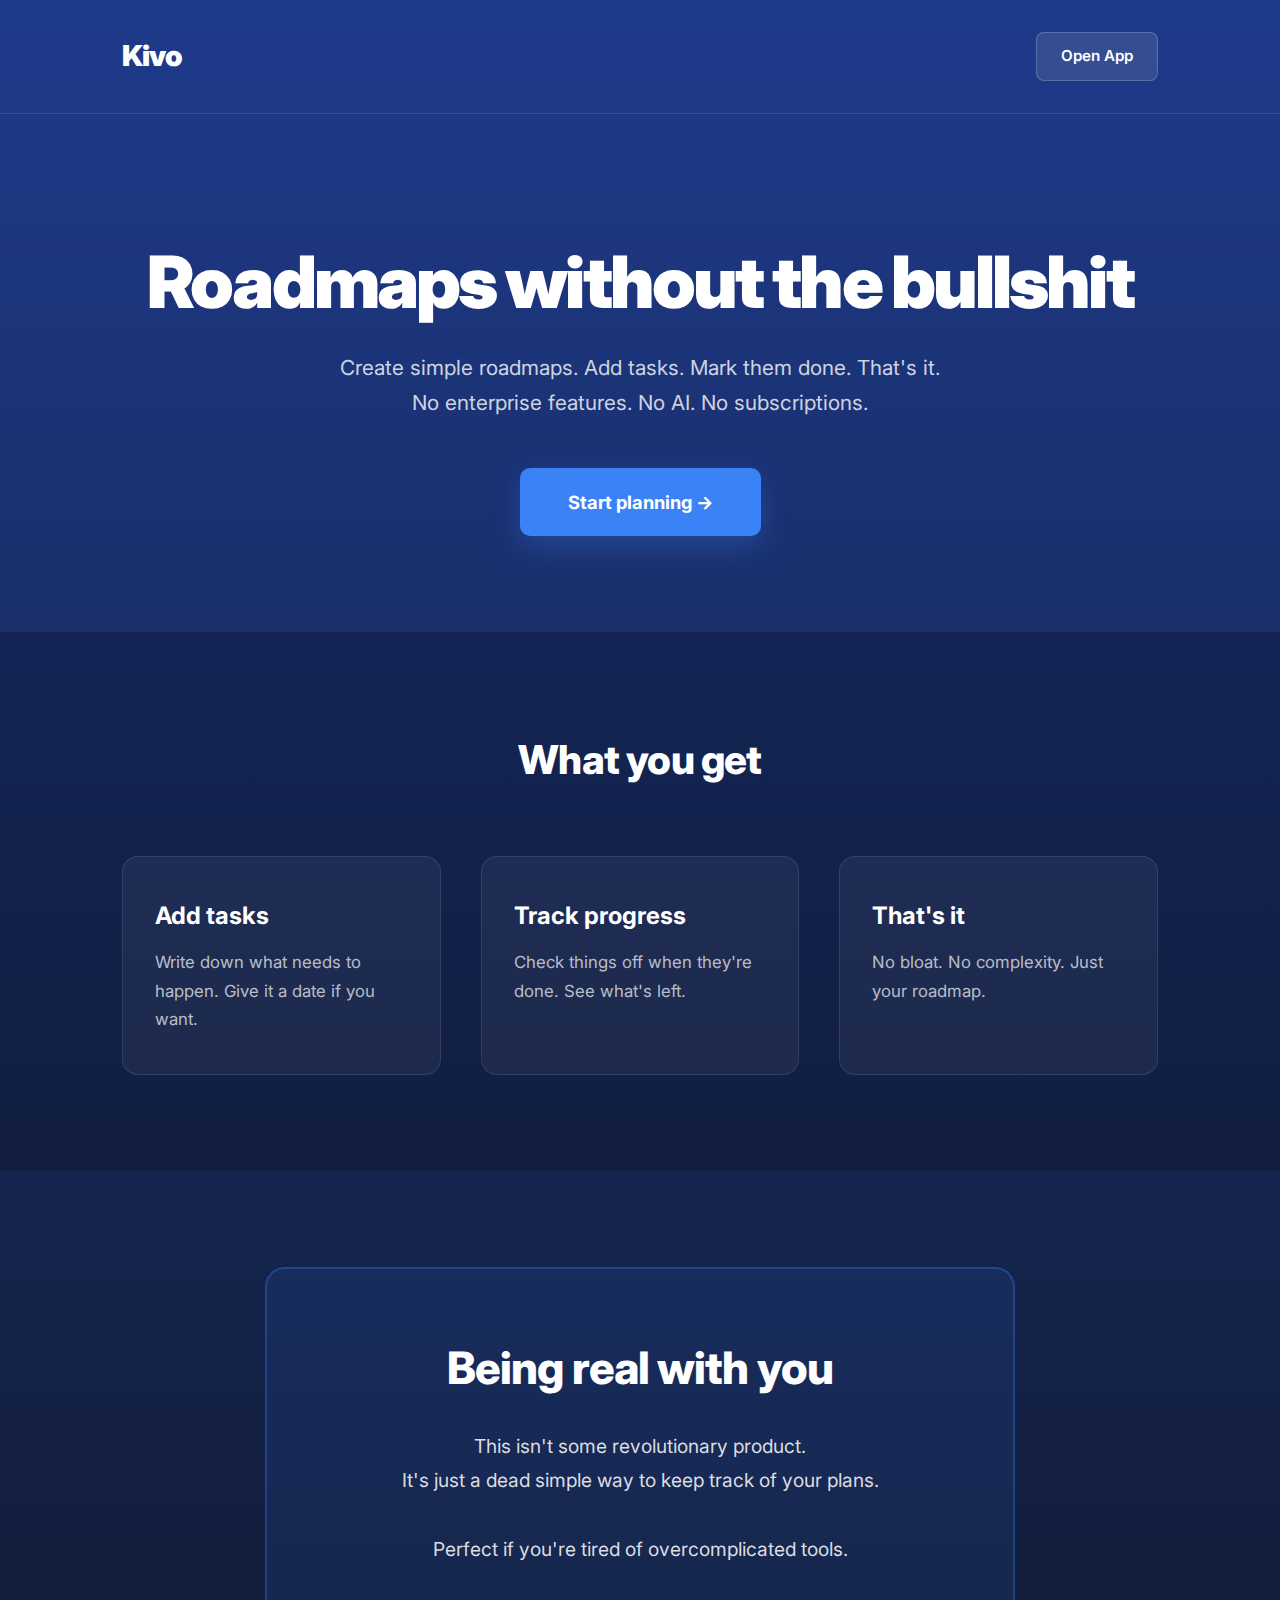
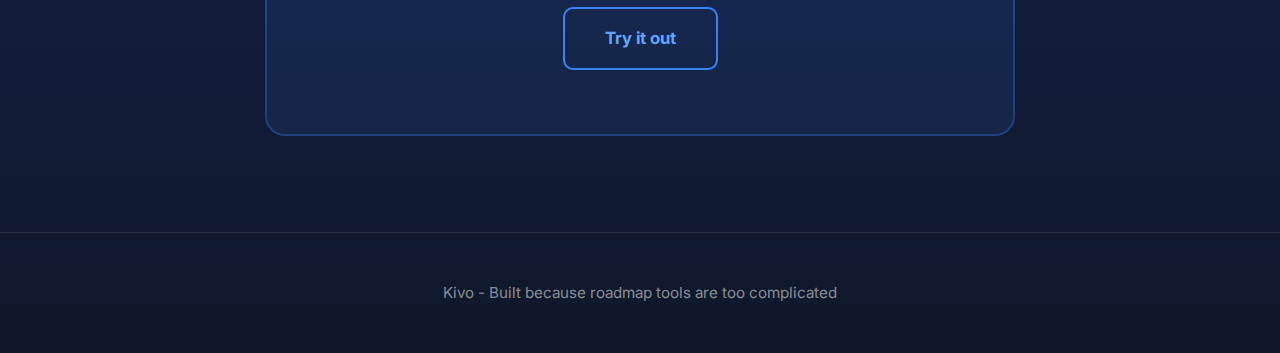
<file: index.html>
<!DOCTYPE html>
<html lang="en">

<head>
    <meta charset="UTF-8" />
    <meta name="viewport" content="width=device-width, initial-scale=1.0" />
    <title>Kivo - Simple Roadmaps</title>
    <link rel="stylesheet" href="styles/main.css">
    <link rel="preconnect" href="https://fonts.googleapis.com">
    <link rel="preconnect" href="https://fonts.gstatic.com" crossorigin>
    <link href="https://fonts.googleapis.com/css2?family=Inter:wght@400;500;600;700;800;900&display=swap"
        rel="stylesheet">
    <link rel="icon" type="image/png" sizes="32x32" href="/kivo-roadmap/favicon-lion-32.png">
</head>

<body>

    <header class="header">
        <div class="container">
            <div class="header-content">
                <div class="logo">Kivo</div>
                <a href="dashboard.html" class="btn-header">Open App</a>
            </div>
        </div>
    </header>

    <main>
        <section class="hero">
            <div class="container">
                <h1>Roadmaps without the bullshit</h1>
                <p>
                    Create simple roadmaps. Add tasks. Mark them done. That's it.<br>
                    No enterprise features. No AI. No subscriptions.
                </p>
                <a href="dashboard.html" class="btn-primary">Start planning →</a>
            </div>
        </section>

        <section class="what">
            <div class="container">
                <h2>What you get</h2>
                <div class="cards">
                    <div class="card">
                        <h3>Add tasks</h3>
                        <p>Write down what needs to happen. Give it a date if you want.</p>
                    </div>

                    <div class="card">
                        <h3>Track progress</h3>
                        <p>Check things off when they're done. See what's left.</p>
                    </div>

                    <div class="card">
                        <h3>That's it</h3>
                        <p>No bloat. No complexity. Just your roadmap.</p>
                    </div>
                </div>
            </div>
        </section>

        <section class="honest">
            <div class="container">
                <div class="honest-box">
                    <h2>Being real with you</h2>
                    <p>
                        This isn't some revolutionary product.<br>
                        It's just a dead simple way to keep track of your plans.<br><br>
                        Perfect if you're tired of overcomplicated tools.
                    </p>
                    <a href="dashboard.html" class="btn-secondary">Try it out</a>
                </div>
            </div>
        </section>

    </main>

    <footer class="footer">
        <div class="container">
            <p>Kivo - Built because roadmap tools are too complicated</p>
        </div>
    </footer>

</body>


</html>
</file>
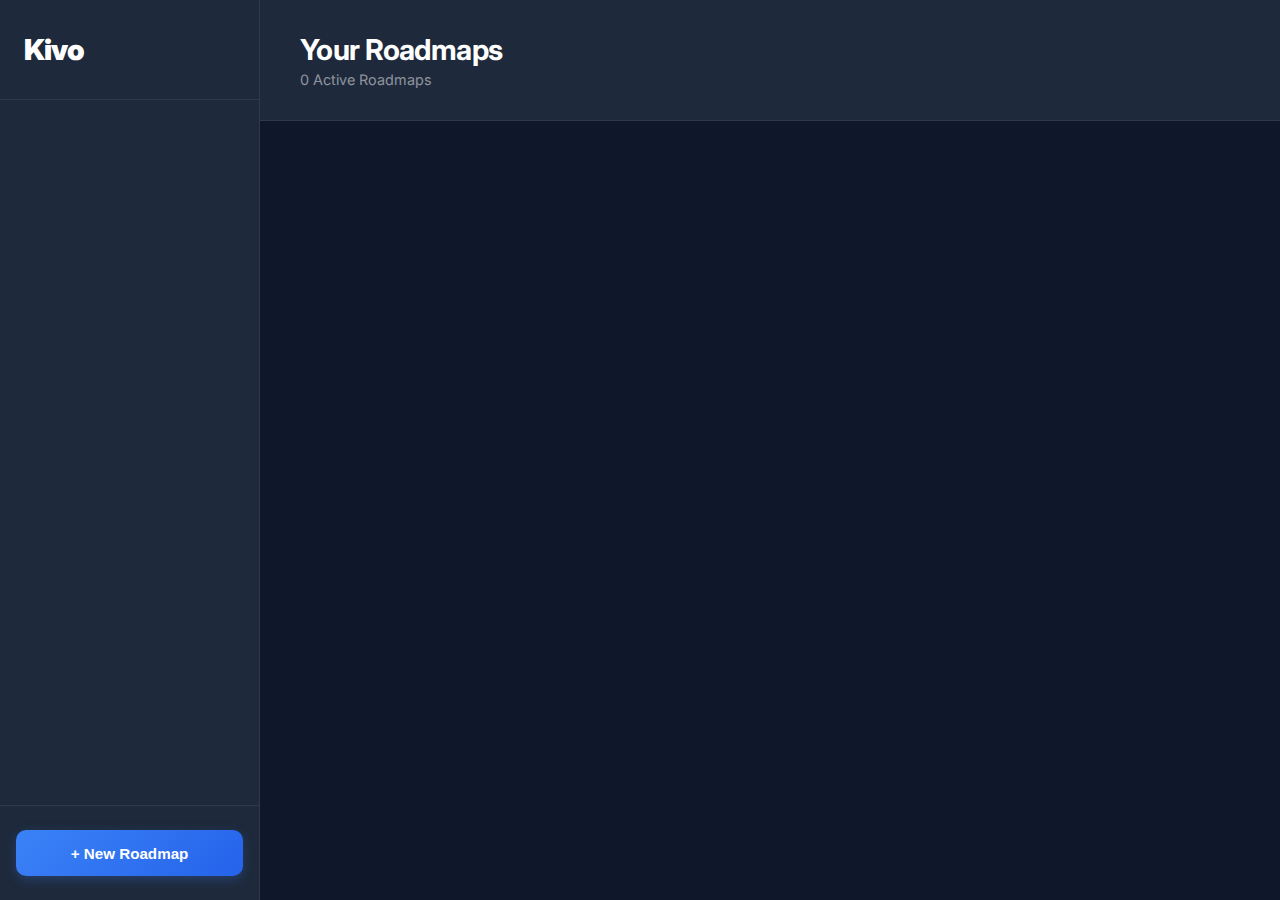
<file: dashboard.html>
<!DOCTYPE html>
<html lang="en">

<head>
    <meta charset="UTF-8" />
    <meta name="viewport" content="width=device-width, initial-scale=1.0" />
    <title>Dashboard - Kivo</title>
    <link rel="stylesheet" href="styles/dashboard.css">
    <link rel="preconnect" href="https://fonts.googleapis.com">
    <link rel="preconnect" href="https://fonts.gstatic.com" crossorigin>
    <link href="https://fonts.googleapis.com/css2?family=Inter:wght@400;500;600;700;800&display=swap" rel="stylesheet">
    <link rel="icon" type="image/png" sizes="32x32" href="favicon-lion-32.png">
</head>

<body>

    <div class="dashboard-wrapper">

        <!-- Sidebar -->
        <aside class="sidebar">
            <div class="sidebar-header">
                <h1 class="sidebar-logo">Kivo</h1>
            </div>

            <nav class="sidebar-nav">
            </nav>

            <div class="sidebar-footer">
                <button class="btn-new-roadmap">+ New Roadmap</button>
            </div>
        </aside>

        <!-- Main Content -->
        <div class="main-content">

            <!-- Header -->
            <header class="header">
                <div class="header-left">
                    <h2 class="page-title">Your Roadmaps</h2>
                    <p id="page-subtitle"></p>
                </div>
            </header>

            <!-- Dashboard Content -->
            <div class="dashboard-content">

                <!-- Roadmaps Grid -->
                <div class="roadmaps-grid">
                    <!-- Empty - populated by JavaScript -->
                </div>

            </div>

        </div>

        <!-- Create Roadmap Modal -->
        <div id="create-modal" class="modal">
            <div class="modal-content">
                <div class="modal-header">
                    <h3>Create New Roadmap</h3>
                    <button id="close-modal" class="btn-close">×</button>
                </div>
                <div class="modal-body">
                    <div class="form-group">
                        <label for="roadmap-name">Name</label>
                        <input type="text" id="roadmap-name" placeholder="e.g., Website Redesign" />
                    </div>
                    <div class="form-group">
                        <label for="roadmap-description">Description</label>
                        <textarea id="roadmap-description" rows="4" placeholder="What's this roadmap about?"></textarea>
                    </div>
                </div>
                <div class="modal-footer">
                    <button id="cancel-btn" class="btn-cancel">Cancel</button>
                    <button id="create-btn" class="btn-create">Create Roadmap</button>
                </div>
            </div>
        </div>

        <!-- Delete Confirmation Modal -->
        <div id="delete-modal" class="modal">
            <div class="modal-content modal-small">
                <div class="modal-header">
                    <h3>Delete Roadmap?</h3>
                    <button id="close-delete-modal" class="btn-close">×</button>
                </div>
                <div class="modal-body">
                    <p class="delete-warning">Are you sure you want to delete this roadmap? This action cannot be
                        undone.</p>
                </div>
                <div class="modal-footer">
                    <button id="cancel-delete-btn" class="btn-cancel">Cancel</button>
                    <button id="confirm-delete-btn" class="btn-delete">Delete</button>
                </div>
            </div>
        </div>

        <!-- Rename Modal-->
        <div id="rename-modal" class="modal">
            <div class="modal-content">
                <div class="modal-header">
                    <h3>Rename modal</h3>
                    <button id="close-rename-modal" class="btn-close">×</button>
                </div>
                <div class="modal-body">
                    <div class="form-group">
                        <label for="rename-roadmap-name">Name</label>
                        <input type="text" id="rename-roadmap-name" placeholder="e.g., Website Redesign" />
                    </div>
                    <div class="form-group">
                        <label for="rename-roadmap-description">Description</label>
                        <textarea id="rename-roadmap-description" rows="4"
                            placeholder="What's this roadmap about?"></textarea>
                    </div>
                </div>
                <div class="modal-footer">
                    <button id="cancel-rename-btn" class="btn-cancel">Cancel</button>
                    <button id="rename-btn" class="btn-create">Save edits</button>
                </div>
            </div>
        </div>

        <script type="module" src="scripts/app.js"></script>
</body>


</html>
</file>
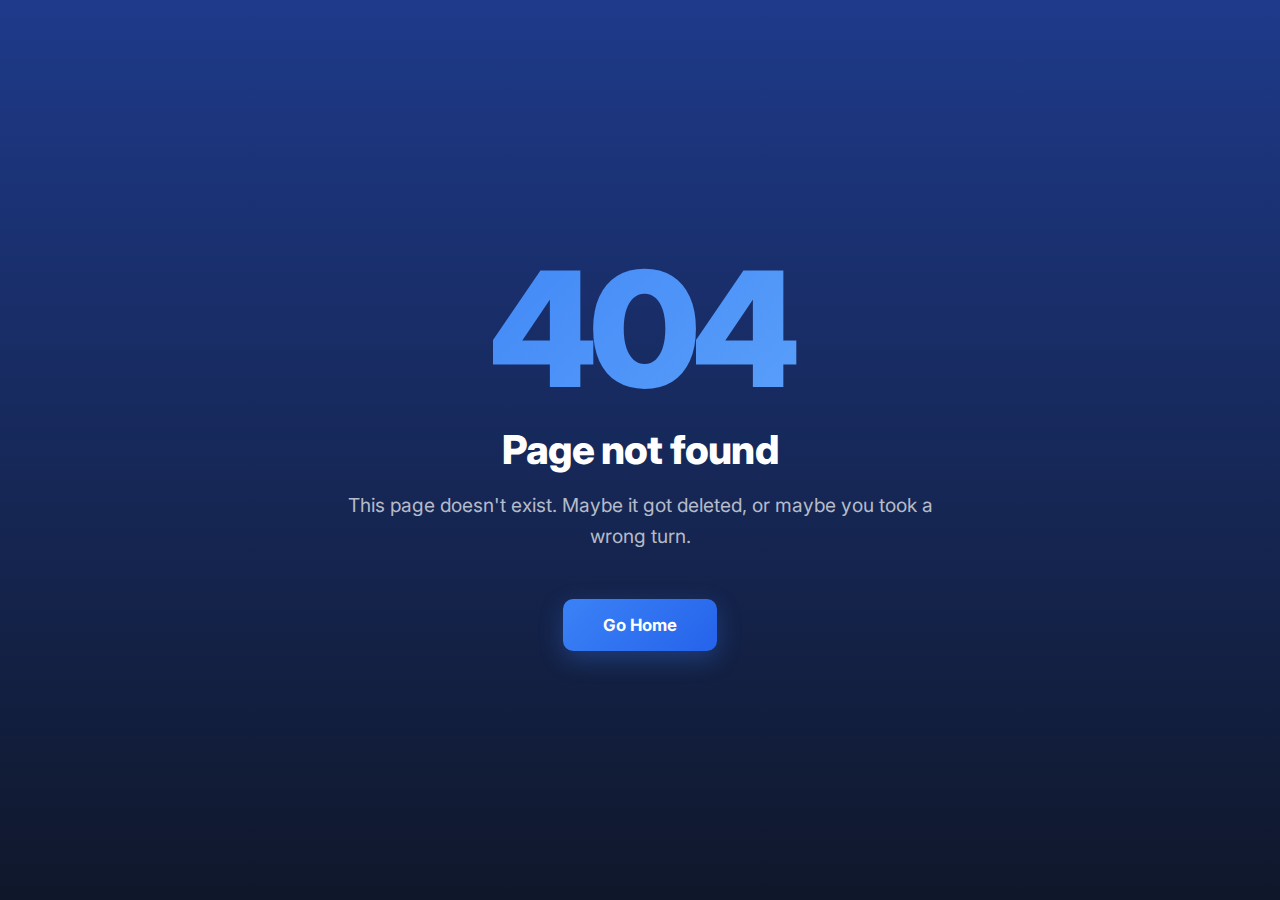
<file: roadmap.html>
<!DOCTYPE html>
<html lang="en">

<head>
    <meta charset="UTF-8" />
    <meta name="viewport" content="width=device-width, initial-scale=1.0" />
    <title>Edit Roadmap - Kivo</title>
    <link rel="stylesheet" href="styles/roadmap.css">
    <link rel="preconnect" href="https://fonts.googleapis.com">
    <link rel="preconnect" href="https://fonts.gstatic.com" crossorigin>
    <link href="https://fonts.googleapis.com/css2?family=Inter:wght@400;500;600;700;800&display=swap" rel="stylesheet">
</head>

<body>

    <div class="roadmap-wrapper">

        <!-- Sidebar -->
        <aside class="sidebar">
            <div class="sidebar-header">
                <h1 class="sidebar-logo">Kivo</h1>
            </div>

            <nav class="sidebar-nav">
                <a href="dashboard.html" class="nav-item">
                    <span class="nav-icon">←</span>
                    <span class="nav-text">Back to Dashboard</span>
                </a>
            </nav>
        </aside>

        <!-- Main Content -->
        <div class="main-content">

            <!-- Header -->
            <header class="header">
                <div class="header-left">
                    <h2 id="roadmap-title"></h2>
                    <p class="roadmap-meta"></p>
                </div>
                <div class="header-right">
                </div>
            </header>

            <div class="board-container">

                <!-- To Do Column -->
                <div class="board-column" data-column="todo">
                    <div class="column-header">
                        <h3 class="column-title">To Do</h3>
                        <span class="column-count">0</span>
                    </div>
                    <button class="btn-add-task" data-column="todo">+ Add Task</button>
                    <div class="tasks-list" id="tasks-todo">
                        <!-- Task cards komen hier -->
                    </div>
                </div>

                <!-- Doing Column -->
                <div class="board-column" data-column="doing">
                    <div class="column-header">
                        <h3 class="column-title">Doing</h3>
                        <span class="column-count">0</span>
                    </div>
                    <button class="btn-add-task" data-column="doing">+ Add Task</button>
                    <div class="tasks-list" id="tasks-doing">
                        <!-- Task cards komen hier -->
                    </div>
                </div>

                <!-- Done Column -->
                <div class="board-column" data-column="done">
                    <div class="column-header">
                        <h3 class="column-title">Done</h3>
                        <span class="column-count">0</span>
                    </div>
                    <button class="btn-add-task" data-column="done">+ Add Task</button>
                    <div class="tasks-list" id="tasks-done">
                        <!-- Task cards komen hier -->
                    </div>
                </div>

            </div>

        </div>

    </div>

    <!-- Create Task Modal -->
    <div id="create-task-modal" class="modal">
        <div class="modal-content">
            <div class="modal-header">
                <h3>Create New Task</h3>
                <button id="close-task-modal" class="btn-close">×</button>
            </div>
            <div class="modal-body">
                <div class="form-group">
                    <label for="task-name">Task Name</label>
                    <input type="text" id="task-name" placeholder="e.g., Design Landing Page" />
                </div>
                <!-- New: Task Description -->
                <div class="form-group">
                    <label for="task-desc">Description</label>
                    <textarea id="task-desc" rows="3" placeholder="Describe this task..."></textarea>
                </div>
                <div class="form-group">
                    <label for="task-column">Column</label>
                    <div class="custom-select" id="task-column">
                        <div class="selected">To Do</div>
                        <ul class="options">
                            <li data-value="todo">To Do</li>
                            <li data-value="doing">Doing</li>
                            <li data-value="done">Done</li>
                        </ul>
                    </div>
                </div>

            </div>
            <div class="modal-footer">
                <button id="cancel-task-btn" class="btn-cancel">Cancel</button>
                <button id="create-task-btn" class="btn-create">Create Task</button>
            </div>
        </div>
    </div>
    <!-- Delete Task Confirmation Modal -->
    <div id="delete-task-modal" class="modal">
        <div class="modal-content modal-small">
            <div class="modal-header">
                <h3>Delete Task?</h3>
                <button id="close-delete-task-modal" class="btn-close">×</button>
            </div>
            <div class="modal-body">
                <p class="delete-warning">Are you sure you want to delete this task? This action cannot be undone.</p>
            </div>
            <div class="modal-footer">
                <button id="cancel-delete-task-btn" class="btn-cancel">Cancel</button>
                <button id="confirm-delete-task-btn" class="btn-delete">Delete</button>
            </div>
        </div>
    </div>
    <!-- Rename Modal-->
    <div id="rename-modal" class="modal">
        <div class="modal-content">
            <div class="modal-header">
                <h3>Rename modal</h3>
                <button id="close-rename-modal" class="btn-close">×</button>
            </div>
            <div class="modal-body">
                <div class="form-group">
                    <label for="rename-roadmap-name">Name</label>
                    <input type="text" id="rename-roadmap-name" placeholder="e.g., Website Redesign" />
                </div>
                <div class="form-group">
                    <label for="rename-roadmap-description">Description</label>
                    <textarea id="rename-roadmap-description" rows="4"
                        placeholder="What's this roadmap about?"></textarea>
                </div>
            </div>
            <div class="modal-footer">
                <button id="cancel-rename-btn" class="btn-cancel">Cancel</button>
                <button id="rename-btn" class="btn-create">Save edits</button>
            </div>
        </div>
    </div>

    <script type="module" src="scripts/app.js"></script>
    <script type="module" src="scripts/roadmaps.js"></script>
</body>

</html>
</file>
<file: styles/main.css>
* {
    box-sizing: border-box;
    margin: 0;
    padding: 0;
}

body {
    font-family: 'Inter', -apple-system, BlinkMacSystemFont, sans-serif;
    color: #f8fafc;
    margin: 0;
    overflow-x: hidden;
    background: linear-gradient(180deg, #1e3a8a 0%, #0f172a 100%);
    line-height: 1.6;
}

.container {
    max-width: 1100px;
    margin: 0 auto;
    padding: 0 2rem;
}

/* Header */
.header {
    padding: 2rem 0;
    border-bottom: 1px solid rgba(255, 255, 255, 0.1);
}

.header-content {
    display: flex;
    justify-content: space-between;
    align-items: center;
}

.logo {
    font-size: 1.8rem;
    font-weight: 900;
    color: #ffffff;
    letter-spacing: -0.03em;
}

.btn-header {
    background: rgba(255, 255, 255, 0.1);
    border: 1px solid rgba(255, 255, 255, 0.2);
    color: white;
    padding: 0.7rem 1.5rem;
    border-radius: 8px;
    text-decoration: none;
    font-weight: 600;
    font-size: 0.95rem;
    transition: all 0.2s;
}

.btn-header:hover {
    background: rgba(255, 255, 255, 0.15);
}

/* Hero */
.hero {
    padding: 8rem 0 6rem;
    text-align: center;
}

.hero h1 {
    font-size: 4.5rem;
    font-weight: 900;
    line-height: 1.1;
    letter-spacing: -0.04em;
    color: #ffffff;
    margin-bottom: 1.8rem;
}

.hero p {
    font-size: 1.3rem;
    color: rgba(255, 255, 255, 0.8);
    max-width: 700px;
    margin: 0 auto 3rem;
    line-height: 1.7;
}

.btn-primary {
    display: inline-block;
    background: #3b82f6;
    color: white;
    padding: 1.2rem 3rem;
    border-radius: 10px;
    font-weight: 700;
    font-size: 1.15rem;
    text-decoration: none;
    transition: all 0.2s;
    box-shadow: 0 10px 30px rgba(59, 130, 246, 0.3);
}

.btn-primary:hover {
    background: #2563eb;
    transform: translateY(-3px);
    box-shadow: 0 15px 40px rgba(59, 130, 246, 0.4);
}

/* What Section */
.what {
    padding: 6rem 0;
    background: rgba(0, 0, 0, 0.2);
}

.what h2 {
    font-size: 2.5rem;
    font-weight: 800;
    text-align: center;
    margin-bottom: 4rem;
    color: #ffffff;
    letter-spacing: -0.02em;
}

.cards {
    display: grid;
    grid-template-columns: repeat(3, 1fr);
    gap: 2.5rem;
}

.card {
    background: rgba(255, 255, 255, 0.05);
    border: 1px solid rgba(255, 255, 255, 0.1);
    border-radius: 16px;
    padding: 2.5rem 2rem;
    transition: all 0.3s;
}

.card:hover {
    background: rgba(255, 255, 255, 0.08);
    border-color: rgba(59, 130, 246, 0.3);
    transform: translateY(-5px);
}

.card h3 {
    font-size: 1.5rem;
    font-weight: 700;
    margin-bottom: 0.8rem;
    color: #ffffff;
}

.card p {
    font-size: 1.05rem;
    color: rgba(255, 255, 255, 0.7);
    line-height: 1.7;
}

/* Honest Section */
.honest {
    padding: 6rem 0;
}

.honest-box {
    max-width: 750px;
    margin: 0 auto;
    text-align: center;
    background: rgba(59, 130, 246, 0.1);
    border: 2px solid rgba(59, 130, 246, 0.3);
    border-radius: 20px;
    padding: 4rem 3rem;
}

.honest-box h2 {
    font-size: 2.8rem;
    font-weight: 800;
    margin-bottom: 1.5rem;
    color: #ffffff;
    letter-spacing: -0.02em;
}

.honest-box p {
    font-size: 1.2rem;
    color: rgba(255, 255, 255, 0.85);
    line-height: 1.8;
    margin-bottom: 2.5rem;
}

.btn-secondary {
    display: inline-block;
    background: transparent;
    border: 2px solid #3b82f6;
    color: #60a5fa;
    padding: 1rem 2.5rem;
    border-radius: 10px;
    font-weight: 700;
    font-size: 1.05rem;
    text-decoration: none;
    transition: all 0.2s;
}

.btn-secondary:hover {
    background: #3b82f6;
    color: white;
    transform: translateY(-2px);
}

/* Footer */
.footer {
    padding: 3rem 0;
    border-top: 1px solid rgba(255, 255, 255, 0.1);
    text-align: center;
}

.footer p {
    color: rgba(255, 255, 255, 0.5);
    font-size: 0.95rem;
}

/* Responsive */
@media (max-width: 900px) {
    .hero h1 {
        font-size: 3rem;
    }

    .hero p {
        font-size: 1.1rem;
    }

    .cards {
        grid-template-columns: 1fr;
    }

    .honest-box {
        padding: 3rem 2rem;
    }

    .honest-box h2 {
        font-size: 2rem;
    }
}

@media (max-width: 600px) {
    .hero h1 {
        font-size: 2.2rem;
    }

    .hero p {
        font-size: 1rem;
    }
}
</file>
<file: styles/dashboard.css>
/* =========================
   Base / Reset
========================= */
* {
    box-sizing: border-box;
    margin: 0;
    padding: 0;
}

body {
    font-family: 'Inter', -apple-system, BlinkMacSystemFont, sans-serif;
    background: #0f172a;
    color: #f8fafc;
    overflow-x: hidden;
}

/* =========================
   Dashboard Layout
========================= */
.dashboard-wrapper {
    display: flex;
    min-height: 100vh;
}

/* =========================
   Sidebar
========================= */
.sidebar {
    width: 260px;
    background: #1e293b;
    border-right: 1px solid rgba(255, 255, 255, 0.08);
    display: flex;
    flex-direction: column;
    flex-shrink: 0;
}

.sidebar-header {
    padding: 2rem 1.5rem;
    border-bottom: 1px solid rgba(255, 255, 255, 0.08);
}

.sidebar-logo {
    font-size: 1.8rem;
    font-weight: 900;
    color: #ffffff;
    letter-spacing: -0.03em;
}

.sidebar-nav {
    padding: 1.5rem 1rem;
    flex: 1;
}

.nav-item {
    display: flex;
    align-items: center;
    gap: 0.75rem;
    padding: 0.85rem 1rem;
    border-radius: 10px;
    color: rgba(255, 255, 255, 0.7);
    text-decoration: none;
    font-weight: 500;
    font-size: 0.95rem;
    transition: all 0.2s;
    margin-bottom: 0.5rem;
}

.nav-item:hover {
    background: rgba(255, 255, 255, 0.06);
    color: rgba(255, 255, 255, 0.95);
}

.nav-item.active {
    background: rgba(59, 130, 246, 0.15);
    color: #60a5fa;
    border: 1px solid rgba(59, 130, 246, 0.3);
}

.nav-icon {
    font-size: 1.2rem;
}

.sidebar-footer {
    padding: 1.5rem 1rem;
    border-top: 1px solid rgba(255, 255, 255, 0.08);
}

.btn-new-roadmap {
    width: 100%;
    background: linear-gradient(135deg, #3b82f6, #2563eb);
    border: none;
    color: white;
    padding: 0.9rem;
    border-radius: 10px;
    font-weight: 700;
    font-size: 0.95rem;
    cursor: pointer;
    transition: all 0.2s;
    box-shadow: 0 4px 12px rgba(59, 130, 246, 0.25);
}

.btn-new-roadmap:hover {
    transform: translateY(-2px);
    box-shadow: 0 6px 18px rgba(59, 130, 246, 0.35);
}

/* =========================
   Main Content
========================= */
.main-content {
    flex: 1;
    display: flex;
    flex-direction: column;
    background: #0f172a;
}

/* =========================
   Header
========================= */
.header {
    display: flex;
    justify-content: space-between;
    align-items: center;
    padding: 2rem 2.5rem;
    background: #1e293b;
    border-bottom: 1px solid rgba(255, 255, 255, 0.08);
}

.header-left {
    display: flex;
    flex-direction: column;
    gap: 0.25rem;
}

.page-title {
    font-size: 1.8rem;
    font-weight: 700;
    color: #ffffff;
    letter-spacing: -0.02em;
}

#page-subtitle {
    font-size: 0.9rem;
    color: rgba(255, 255, 255, 0.5);
}

.roadmap-card {
    position: relative;
}

.roadmap-card {
    position: relative;
}

.roadmap-menu-btn {
    position: absolute;
    bottom: 8px;
    right: 8px;
    background: transparent;
    border: none;
    font-size: 20px;
    cursor: pointer;
}

.roadmap-menu {
    position: absolute;
    bottom: 36px;
    right: 8px;
    background: #504f4f;
    border-radius: 8px;
    box-shadow: 0 4px 12px rgba(0, 0, 0, 0.15);
    display: none;
    flex-direction: column;
    min-width: 140px;
    z-index: 10;
}

.roadmap-menu.open {
    display: flex;
}

.menu-item {
    padding: 10px 14px;
    background: none;
    border: none;
    text-align: left;
    cursor: pointer;
    font-size: 14px;
    color: white;
}

.menu-item:hover {
    background: #2c2c2c;
}

.menu-item.delete {
    color: #d93025;
}

.roadmap-menu-btn {
    position: absolute;
    bottom: 8px;
    right: 8px;
    background: transparent;
    border: none;
    font-size: 20px;
    cursor: pointer;
    color: white;
    padding: 5px;
    border-radius: 10000px;
    background-color: #312e2e;
}

.roadmap-menu-btn:hover {
    background-color: #2b2929;
    color: #d4d3d3;
}

.header-right {
    display: flex;
    align-items: center;
    gap: 1rem;
}

.btn-icon {
    width: 42px;
    height: 42px;
    background: rgba(255, 255, 255, 0.06);
    border: 1px solid rgba(255, 255, 255, 0.1);
    border-radius: 10px;
    font-size: 1.2rem;
    cursor: pointer;
    transition: all 0.2s;
    display: flex;
    align-items: center;
    justify-content: center;
}

.btn-icon:hover {
    background: rgba(255, 255, 255, 0.1);
}

.user-avatar {
    width: 42px;
    height: 42px;
    background: linear-gradient(135deg, #3b82f6, #2563eb);
    border-radius: 10px;
    display: flex;
    align-items: center;
    justify-content: center;
    font-weight: 700;
    font-size: 0.9rem;
    color: white;
}

/* =========================
   Dashboard Content
========================= */
.dashboard-content {
    flex: 1;
    padding: 2.5rem;
    overflow-y: auto;
}

/* =========================
   Roadmaps Grid
========================= */
.roadmaps-grid {
    display: grid;
    grid-template-columns: repeat(auto-fill, minmax(320px, 1fr));
    gap: 1.5rem;
}

.roadmap-card {
    background: #1e293b;
    border: 1px solid rgba(255, 255, 255, 0.08);
    border-radius: 16px;
    padding: 1.8rem;
    transition: all 0.3s;
    cursor: pointer;
}

.roadmap-card:hover {
    transform: translateY(-4px);
    border-color: rgba(59, 130, 246, 0.3);
    box-shadow: 0 12px 30px rgba(0, 0, 0, 0.3);
}

.roadmap-card.empty {
    background: rgba(59, 130, 246, 0.05);
    border: 2px dashed rgba(59, 130, 246, 0.3);
    display: flex;
    align-items: center;
    justify-content: center;
    min-height: 240px;
}

.roadmap-card.empty:hover {
    background: rgba(59, 130, 246, 0.1);
    border-color: rgba(59, 130, 246, 0.5);
}

.empty-content {
    text-align: center;
}

.empty-icon {
    font-size: 3rem;
    color: #3b82f6;
    display: block;
    margin-bottom: 0.5rem;
}

.empty-text {
    color: rgba(255, 255, 255, 0.6);
    font-weight: 600;
}

.roadmap-header {
    display: flex;
    justify-content: space-between;
    align-items: flex-start;
    margin-bottom: 0.8rem;
}

.roadmap-title {
    font-size: 1.25rem;
    font-weight: 700;
    color: #ffffff;
    letter-spacing: -0.01em;
}

.card-menu {
    background: transparent;
    border: none;
    color: rgba(255, 255, 255, 0.5);
    font-size: 1.4rem;
    cursor: pointer;
    padding: 0.25rem 0.5rem;
    border-radius: 6px;
    transition: all 0.2s;
}

.card-menu:hover {
    background: rgba(255, 255, 255, 0.08);
    color: rgba(255, 255, 255, 0.8);
}

.roadmap-description {
    color: rgba(255, 255, 255, 0.6);
    font-size: 0.9rem;
    line-height: 1.5;
    margin-bottom: 1.5rem;
}

.roadmap-progress {
    margin-bottom: 1.2rem;
}

.progress-bar {
    height: 8px;
    background: rgba(255, 255, 255, 0.08);
    border-radius: 100px;
    overflow: hidden;
    margin-bottom: 0.5rem;
}

.progress-fill {
    height: 100%;
    background: linear-gradient(90deg, #3b82f6, #60a5fa);
    border-radius: 100px;
    transition: width 0.3s ease;
}

.progress-text {
    font-size: 0.85rem;
    color: rgba(255, 255, 255, 0.5);
    font-weight: 600;
}

.roadmap-meta {
    display: flex;
    gap: 1.5rem;
    padding-top: 1rem;
    border-top: 1px solid rgba(255, 255, 255, 0.08);
}

.meta-item {
    font-size: 0.85rem;
    color: rgba(255, 255, 255, 0.5);
    font-weight: 500;
}

/* =========================
   Responsive
========================= */
@media (max-width: 1024px) {
    .roadmaps-grid {
        grid-template-columns: repeat(auto-fill, minmax(280px, 1fr));
    }
}

@media (max-width: 768px) {
    .sidebar {
        position: fixed;
        left: -260px;
        height: 100vh;
        z-index: 1000;
        transition: left 0.3s;
    }

    .sidebar.open {
        left: 0;
    }

    .header {
        padding: 1.5rem;
    }

    .dashboard-content {
        padding: 1.5rem;
    }

    .roadmaps-grid {
        grid-template-columns: 1fr;
    }

    .page-title {
        font-size: 1.5rem;
    }
}

/* =========================
   Modal
========================= */
.modal {
    position: fixed;
    inset: 0;
    background: rgba(0, 0, 0, 0.7);
    backdrop-filter: blur(8px);
    -webkit-backdrop-filter: blur(8px);
    display: none;
    align-items: center;
    justify-content: center;
    z-index: 9999;
}

.modal-content {
    background: #1e293b;
    border: 1px solid rgba(255, 255, 255, 0.1);
    border-radius: 16px;
    width: 90%;
    max-width: 500px;
    box-shadow: 0 20px 60px rgba(0, 0, 0, 0.5);
}

.modal-header {
    display: flex;
    justify-content: space-between;
    align-items: center;
    padding: 1.8rem 2rem;
    border-bottom: 1px solid rgba(255, 255, 255, 0.08);
}

.modal-header h3 {
    font-size: 1.5rem;
    font-weight: 700;
    color: #ffffff;
    letter-spacing: -0.01em;
}

.btn-close {
    background: transparent;
    border: none;
    color: rgba(255, 255, 255, 0.5);
    font-size: 2rem;
    cursor: pointer;
    width: 36px;
    height: 36px;
    display: flex;
    align-items: center;
    justify-content: center;
    border-radius: 8px;
    transition: all 0.2s;
    line-height: 1;
}

.btn-close:hover {
    background: rgba(255, 255, 255, 0.08);
    color: rgba(255, 255, 255, 0.8);
}

.modal-body {
    padding: 2rem;
}

.form-group {
    margin-bottom: 1.5rem;
}

.form-group:last-child {
    margin-bottom: 0;
}

.form-group label {
    display: block;
    font-size: 0.9rem;
    font-weight: 600;
    color: rgba(255, 255, 255, 0.8);
    margin-bottom: 0.5rem;
}

.form-group input,
.form-group textarea {
    width: 100%;
    background: rgba(255, 255, 255, 0.05);
    border: 1px solid rgba(255, 255, 255, 0.1);
    border-radius: 10px;
    padding: 0.85rem 1rem;
    color: #ffffff;
    font-size: 0.95rem;
    font-family: inherit;
    transition: all 0.2s;
}

.form-group input::placeholder,
.form-group textarea::placeholder {
    color: rgba(255, 255, 255, 0.3);
}

.form-group input:focus,
.form-group textarea:focus {
    outline: none;
    background: rgba(255, 255, 255, 0.08);
    border-color: rgba(59, 130, 246, 0.5);
}

.form-group textarea {
    resize: vertical;
    min-height: 100px;
}

.modal-footer {
    display: flex;
    justify-content: flex-end;
    gap: 1rem;
    padding: 1.5rem 2rem;
    border-top: 1px solid rgba(255, 255, 255, 0.08);
}

.btn-cancel {
    background: rgba(255, 255, 255, 0.05);
    border: 1px solid rgba(255, 255, 255, 0.1);
    color: rgba(255, 255, 255, 0.8);
    padding: 0.75rem 1.5rem;
    border-radius: 8px;
    font-weight: 600;
    font-size: 0.95rem;
    cursor: pointer;
    transition: all 0.2s;
}

.btn-cancel:hover {
    background: rgba(255, 255, 255, 0.08);
}

.btn-create {
    background: linear-gradient(135deg, #3b82f6, #2563eb);
    border: none;
    color: white;
    padding: 0.75rem 1.8rem;
    border-radius: 8px;
    font-weight: 700;
    font-size: 0.95rem;
    cursor: pointer;
    transition: all 0.2s;
    box-shadow: 0 4px 12px rgba(59, 130, 246, 0.25);
}

.btn-create:hover {
    transform: translateY(-2px);
    box-shadow: 0 6px 18px rgba(59, 130, 246, 0.35);
}

/* Delete Modal Specific Styles */
.modal-small {
    max-width: 420px;
}

.delete-warning {
    color: rgba(255, 255, 255, 0.7);
    font-size: 0.95rem;
    line-height: 1.6;
}

.btn-delete {
    background: rgba(239, 68, 68, 0.2);
    border: 1px solid rgba(239, 68, 68, 0.4);
    color: #fca5a5;
    padding: 0.75rem 1.8rem;
    border-radius: 8px;
    font-weight: 700;
    font-size: 0.95rem;
    cursor: pointer;
    transition: all 0.2s;
}

.btn-delete:hover {
    background: rgba(239, 68, 68, 0.3);
    border-color: rgba(239, 68, 68, 0.6);
    transform: translateY(-2px);
}
</file>
<file: styles/roadmap.css>
/* =========================
   Base / Reset
========================= */
* {
    box-sizing: border-box;
    margin: 0;
    padding: 0;
}

body {
    font-family: 'Inter', -apple-system, BlinkMacSystemFont, sans-serif;
    background: #0f172a;
    color: #f8fafc;
    overflow-x: hidden;
}

/* =========================
   Layout
========================= */
.roadmap-wrapper {
    display: flex;
    min-height: 100vh;
}

/* =========================
   Sidebar
========================= */
.sidebar {
    width: 260px;
    background: #1e293b;
    border-right: 1px solid rgba(255, 255, 255, 0.08);
    display: flex;
    flex-direction: column;
    flex-shrink: 0;
}

.sidebar-header {
    padding: 2rem 1.5rem;
    border-bottom: 1px solid rgba(255, 255, 255, 0.08);
}

.sidebar-logo {
    font-size: 1.8rem;
    font-weight: 900;
    color: #ffffff;
    letter-spacing: -0.03em;
}

.sidebar-nav {
    padding: 1.5rem 1rem;
}

.nav-item {
    display: flex;
    align-items: center;
    gap: 0.75rem;
    padding: 0.85rem 1rem;
    border-radius: 10px;
    color: rgba(255, 255, 255, 0.7);
    text-decoration: none;
    font-weight: 500;
    font-size: 0.95rem;
    transition: all 0.2s;
}

.nav-item:hover {
    background: rgba(255, 255, 255, 0.06);
    color: rgba(255, 255, 255, 0.95);
}

.nav-icon {
    font-size: 1.2rem;
}

/* =========================
   Main Content
========================= */
.main-content {
    flex: 1;
    display: flex;
    flex-direction: column;
    background: #0f172a;
}

/* =========================
   Header
========================= */
.header {
    display: flex;
    justify-content: space-between;
    align-items: center;
    padding: 2rem 2.5rem;
    background: #1e293b;
    border-bottom: 1px solid rgba(255, 255, 255, 0.08);
}

.header-left {
    display: flex;
    flex-direction: column;
    gap: 0.25rem;
}

#roadmap-title {
    font-size: 1.8rem;
    font-weight: 700;
    color: #ffffff;
    letter-spacing: -0.02em;
}

.roadmap-meta {
    font-size: 0.9rem;
    color: rgba(255, 255, 255, 0.5);
}

.header-right {
    display: flex;
    align-items: center;
}

.btn-settings {
    background: rgba(255, 255, 255, 0.06);
    border: 1px solid rgba(255, 255, 255, 0.1);
    color: rgba(255, 255, 255, 0.8);
    padding: 0.7rem 1.4rem;
    border-radius: 8px;
    font-weight: 600;
    font-size: 0.9rem;
    cursor: pointer;
    transition: all 0.2s;
}

.btn-settings:hover {
    background: rgba(255, 255, 255, 0.1);
    color: rgba(255, 255, 255, 0.95);
}

/* =========================
   Kanban Board
========================= */
.board-container {
    flex: 1;
    padding: 2.5rem;
    display: grid;
    grid-template-columns: repeat(3, 1fr);
    gap: 2rem;
    overflow-x: auto;
}

.board-column {
    background: #1e293b;
    border: 1px solid rgba(255, 255, 255, 0.08);
    border-radius: 12px;
    padding: 1.5rem;
    display: flex;
    flex-direction: column;
    min-height: 600px;
}

.column-header {
    display: flex;
    justify-content: space-between;
    align-items: center;
    margin-bottom: 0.5rem;
    /* iets kleiner, button komt er direct onder */
}

.btn-add-task {
    width: 100%;
    background: rgba(59, 130, 246, 0.1);
    border: 1px dashed rgba(59, 130, 246, 0.3);
    color: #60a5fa;
    padding: 0.5rem;
    border-radius: 8px;
    font-weight: 600;
    font-size: 0.9rem;
    cursor: pointer;
    transition: all 0.2s;
    margin-bottom: 1rem;
    /* ruimte tussen button en tasks-list */
}

#task-column {
    width: 100%;
    background-color: #1e293b;
    /* zelfde als modal/card achtergrond */
    color: #f8fafc;
    /* wit tekst */
    border: 1px solid rgba(255, 255, 255, 0.1);
    border-radius: 10px;
    padding: 0.85rem 1rem;
    font-size: 0.95rem;
    font-family: inherit;
    appearance: none;
    -webkit-appearance: none;
    -moz-appearance: none;
    cursor: pointer;
}

/* Custom Select Wrapper */
.custom-select {
    position: relative;
    width: 100%;
    cursor: pointer;
    user-select: none;
}

/* Selected value */
.custom-select .selected {
    background: rgba(255, 255, 255, 0.05);
    border: 1px solid rgba(255, 255, 255, 0.1);
    border-radius: 10px;
    padding: 0.85rem 1rem;
    color: #f8fafc;
    font-size: 0.95rem;
    display: flex;
    justify-content: space-between;
    align-items: center;
}

/* Arrow */
.custom-select .selected::after {
    content: "▾";
    color: #60a5fa;
    font-size: 0.9rem;
}

/* Options dropdown */
.custom-select .options {
    position: absolute;
    top: 100%;
    left: 0;
    width: 100%;
    background: #1e293b;
    border: 1px solid rgba(255, 255, 255, 0.1);
    border-radius: 10px;
    margin-top: 5px;
    display: none;
    flex-direction: column;
    z-index: 10;
    max-height: 150px;
    overflow-y: auto;
}

.tasks-list.drag-over {
    border: 2px dashed #3b82f6;
}

#confirm-delete-task-btn {
    background: rgba(239, 68, 68, 0.2);
    border: 1px solid rgba(239, 68, 68, 0.4);
    color: #fca5a5;
    padding: 0.6rem 1.6rem;
    border-radius: 8px;
    font-weight: 700;
    font-size: 0.9rem;
    cursor: pointer;
    transition: all 0.2s;
}

#confirm-delete-task-btn:hover {
    background: rgba(239, 68, 68, 0.3);
    border-color: rgba(239, 68, 68, 0.6);
    transform: translateY(-2px);
}

/* Each option */
.custom-select .options li {
    padding: 0.8rem 1rem;
    color: #f8fafc;
    font-size: 0.95rem;
    transition: all 0.2s;
}

.custom-select .options li:hover {
    background: rgba(59, 130, 246, 0.2);
    color: #60a5fa;
}

/* Open state */
.custom-select.open .options {
    display: flex;
}

/* Focus effect */
#task-column:focus {
    outline: none;
    background: rgba(255, 255, 255, 0.08);
    border-color: rgba(59, 130, 246, 0.5);
}

/* Arrow toevoegen met pseudo-element */
.form-group {
    position: relative;
}

.form-group select {
    padding-right: 2rem;
    /* ruimte voor arrow */
}

.form-group::after {
    content: "▾";
    /* kleine arrow */
    position: absolute;
    right: 1rem;
    top: 50%;
    transform: translateY(-50%);
    pointer-events: none;
    color: #60a5fa;
    font-size: 0.9rem;
}



.column-title {
    font-size: 1.1rem;
    font-weight: 700;
    color: #ffffff;
    letter-spacing: -0.01em;
}

.column-count {
    background: rgba(255, 255, 255, 0.08);
    color: rgba(255, 255, 255, 0.6);
    padding: 0.25rem 0.65rem;
    border-radius: 12px;
    font-size: 0.85rem;
    font-weight: 600;
}

.btn-delete-task {
    position: absolute;
    top: 8px;
    right: 8px;
    background: rgba(239, 68, 68, 0.2);
    border: 1px solid rgba(239, 68, 68, 0.4);
    color: #fca5a5;
    padding: 0.25rem 0.5rem;
    border-radius: 6px;
    font-weight: 600;
    font-size: 0.8rem;
    cursor: pointer;
}

.btn-delete-task:hover {
    background: rgba(239, 68, 68, 0.3);
    border-color: rgba(239, 68, 68, 0.6);
}


.btn-add-task:hover {
    background: rgba(59, 130, 246, 0.15);
    border-color: rgba(59, 130, 246, 0.5);
}

.tasks-list {
    display: flex;
    flex-direction: column;
    gap: 1rem;
    flex: 1;
}

/* =========================
   Task Cards
========================= */
.task-card {
    position: relative;
    background: rgba(15, 23, 42, 0.6);
    border: 1px solid rgba(255, 255, 255, 0.08);
    border-radius: 10px;
    padding: 1.2rem;
    cursor: grab;
    transition: all 0.2s;
}

.task-card:hover {
    background: rgba(15, 23, 42, 0.8);
    border-color: rgba(59, 130, 246, 0.3);
    transform: translateY(-2px);
    box-shadow: 0 8px 20px rgba(0, 0, 0, 0.3);
}

.task-menu-btn {
    position: absolute;
    top: 8px;
    right: 8px;
    background: none;
    border: none;
    font-size: 18px;
    cursor: pointer;
}

.task-menu {
    position: absolute;
    top: 28px;
    right: 8px;
    background: #fff;
    border: 1px solid #ddd;
    border-radius: 5px;
    display: none;
    min-width: 100px;
    box-shadow: 0 2px 8px rgba(0, 0, 0, 0.15);
    z-index: 100;
}

.roadmap-menu-btn {
    position: absolute;
    bottom: 8px;
    right: 8px;
    background: transparent;
    border: none;
    font-size: 20px;
    cursor: pointer;
    color: white;
    padding: 5px;
    border-radius: 10000px;
    background-color: #312e2e;
}

.roadmap-menu-btn:hover {
    background-color: #2b2929;
    color: #d4d3d3;
}

.roadmap-menu-btn {
    position: absolute;
    bottom: 8px;
    right: 8px;
    background: transparent;
    border: none;
    font-size: 20px;
    cursor: pointer;
}

.roadmap-menu {
    position: absolute;
    bottom: 36px;
    right: 8px;
    background: #504f4f;
    border-radius: 8px;
    box-shadow: 0 4px 12px rgba(0, 0, 0, 0.15);
    display: none;
    flex-direction: column;
    min-width: 140px;
    z-index: 10;
}

.roadmap-menu.open {
    display: flex;
}

.menu-item {
    padding: 10px 14px;
    background: none;
    border: none;
    text-align: left;
    cursor: pointer;
    font-size: 14px;
    color: white;
}

.menu-item:hover {
    background: #2c2c2c;
}

.menu-item.delete {
    color: #d93025;
}

.task-menu.open {
    display: block;
}

.task-menu .menu-item {
    display: block;
    width: 100%;
    padding: 8px 12px;
    background: none;
    border: none;
    text-align: left;
    cursor: pointer;
    font-size: 14px;
}

.task-menu .menu-item:hover {
    background-color: #f0f0f0;
}

.task-card:active {
    cursor: grabbing;
}

.task-card.done {
    opacity: 0.7;
}

.task-card.done .task-title {
    text-decoration: line-through;
    color: rgba(255, 255, 255, 0.6);
}

.task-title {
    font-size: 1rem;
    font-weight: 600;
    color: #ffffff;
    margin-bottom: 0.5rem;
    line-height: 1.4;
}

.task-description {
    font-size: 0.85rem;
    color: rgba(255, 255, 255, 0.6);
    line-height: 1.5;
    margin-bottom: 0.8rem;
}

.task-footer {
    display: flex;
    justify-content: space-between;
    align-items: center;
    padding-top: 0.8rem;
    border-top: 1px solid rgba(255, 255, 255, 0.06);
}

.task-date {
    font-size: 0.8rem;
    color: rgba(255, 255, 255, 0.5);
    font-weight: 500;
}

/* =========================
   Modal / Inputs
========================= */
.modal {
    position: fixed;
    inset: 0;
    background: rgba(0, 0, 0, 0.7);
    backdrop-filter: blur(8px);
    display: none;
    align-items: center;
    justify-content: center;
    z-index: 9999;
}

.modal-content {
    background: #1e293b;
    border: 1px solid rgba(255, 255, 255, 0.1);
    border-radius: 16px;
    width: 90%;
    max-width: 500px;
    box-shadow: 0 20px 60px rgba(0, 0, 0, 0.5);
}

.modal-header {
    display: flex;
    justify-content: space-between;
    align-items: center;
    padding: 1.8rem 2rem;
    border-bottom: 1px solid rgba(255, 255, 255, 0.08);
}

.modal-header h3 {
    font-size: 1.5rem;
    font-weight: 700;
    color: #ffffff;
    letter-spacing: -0.01em;
}

.btn-close {
    background: transparent;
    border: none;
    color: rgba(255, 255, 255, 0.5);
    font-size: 2rem;
    cursor: pointer;
    width: 36px;
    height: 36px;
    display: flex;
    align-items: center;
    justify-content: center;
    border-radius: 8px;
    transition: all 0.2s;
    line-height: 1;
}

.btn-close:hover {
    background: rgba(255, 255, 255, 0.08);
    color: rgba(255, 255, 255, 0.8);
}

.modal-body {
    padding: 2rem;
}

.form-group {
    margin-bottom: 1.5rem;
}

.form-group:last-child {
    margin-bottom: 0;
}

.form-group label {
    display: block;
    font-size: 0.9rem;
    font-weight: 600;
    color: rgba(255, 255, 255, 0.8);
    margin-bottom: 0.5rem;
}

.form-group input,
.form-group textarea,
.form-group select {
    width: 100%;
    background: rgba(255, 255, 255, 0.05);
    border: 1px solid rgba(255, 255, 255, 0.1);
    border-radius: 10px;
    padding: 0.85rem 1rem;
    color: #ffffff;
    font-size: 0.95rem;
    font-family: inherit;
    transition: all 0.2s;
}

.form-group input::placeholder,
.form-group textarea::placeholder {
    color: rgba(255, 255, 255, 0.3);
}

.form-group input:focus,
.form-group textarea:focus,
.form-group select:focus {
    outline: none;
    background: rgba(255, 255, 255, 0.08);
    border-color: rgba(59, 130, 246, 0.5);
}

.modal-footer {
    display: flex;
    justify-content: flex-end;
    gap: 1rem;
    padding: 1.5rem 2rem;
    border-top: 1px solid rgba(255, 255, 255, 0.08);
}

.btn-cancel {
    background: rgba(255, 255, 255, 0.05);
    border: 1px solid rgba(255, 255, 255, 0.1);
    color: rgba(255, 255, 255, 0.8);
    padding: 0.75rem 1.5rem;
    border-radius: 8px;
    font-weight: 600;
    font-size: 0.95rem;
    cursor: pointer;
    transition: all 0.2s;
}

.btn-cancel:hover {
    background: rgba(255, 255, 255, 0.08);
}

.btn-create {
    background: linear-gradient(135deg, #3b82f6, #2563eb);
    border: none;
    color: white;
    padding: 0.75rem 1.8rem;
    border-radius: 8px;
    font-weight: 700;
    font-size: 0.95rem;
    cursor: pointer;
    transition: all 0.2s;
    box-shadow: 0 4px 12px rgba(59, 130, 246, 0.25);
}

.btn-create:hover {
    transform: translateY(-2px);
    box-shadow: 0 6px 18px rgba(59, 130, 246, 0.35);
}

/* =========================
   Responsive
========================= */
@media (max-width: 1200px) {
    .board-container {
        grid-template-columns: repeat(2, 1fr);
    }
}

@media (max-width: 768px) {
    .sidebar {
        position: fixed;
        left: -260px;
        height: 100vh;
        z-index: 1000;
        transition: left 0.3s;
    }

    .sidebar.open {
        left: 0;
    }

    .header {
        padding: 1.5rem;
    }

    .board-container {
        padding: 1.5rem;
        grid-template-columns: 1fr;
    }

    #roadmap-title {
        font-size: 1.5rem;
    }
}
</file>
